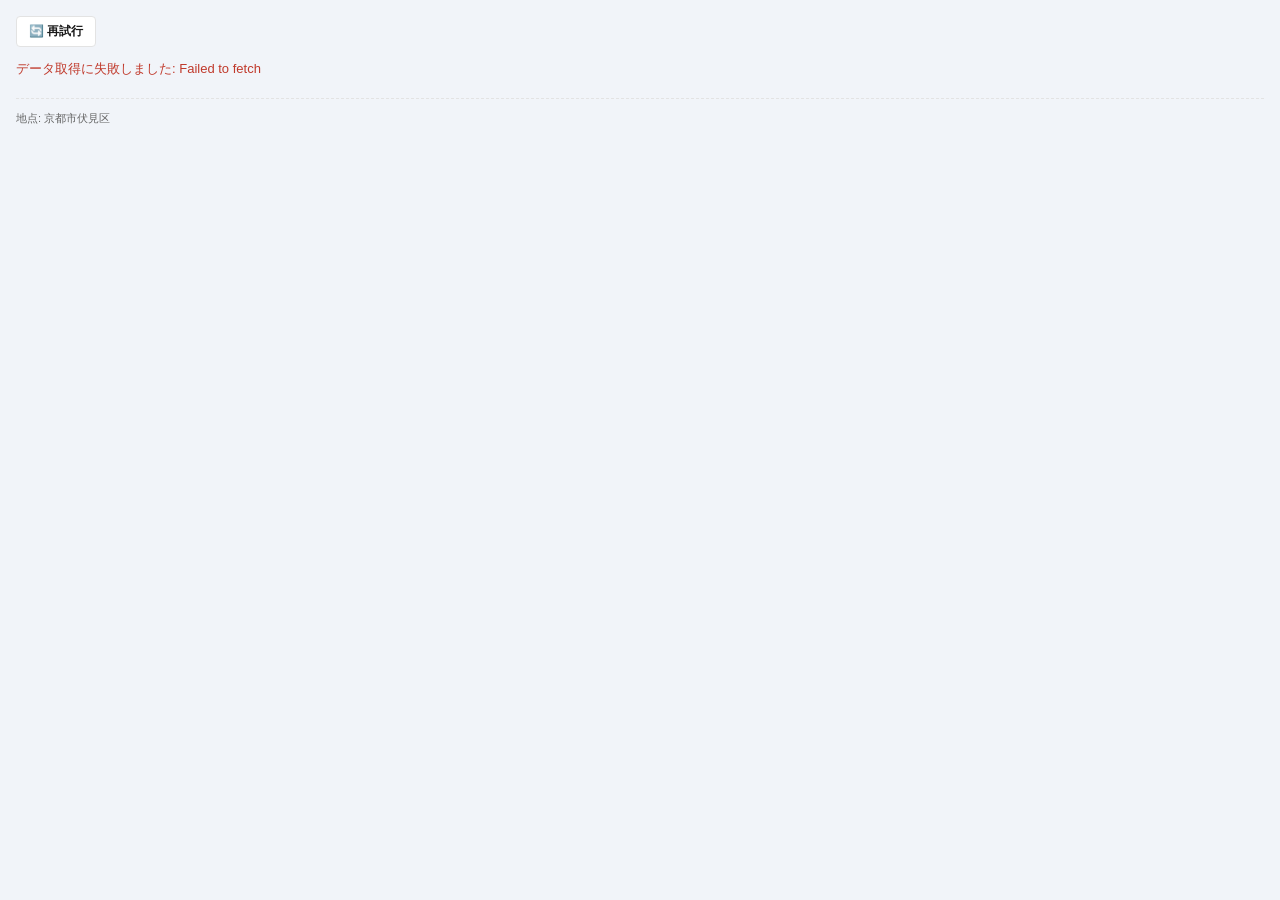
<file: app-WeatherWidget/index.html>
<!-- GitHubPages/app-WeatherWidget/index.html -->

<!DOCTYPE html>
<html lang="ja">

<head>
  <meta charset="UTF-8">
  <title>天気予報ウィジェット</title>
  <style>
    :root {
      --bg: #f1f4f9;
      --fg: #1a1a1a;
      --sub: #666;
      --border: #e3e3e3;
      --accent: #2b6cb0;
      --head-bg: #f5f7fa;
    }

    * {
      box-sizing: border-box;
    }

    body {
      margin: 0;
      padding: 16px;
      font-family: "Hiragino Kaku Gothic ProN", "Yu Gothic", sans-serif;
      background: var(--bg);
      color: var(--fg);
    }

    /* 更新ボタンの配置とスタイル（左上） */
    .top-bar {
      margin-bottom: 8px;
    }

    .reload-btn {
      background: #fff;
      border: 1px solid var(--border);
      border-radius: 4px;
      padding: 6px 12px;
      font-size: 12px;
      font-weight: 600;
      color: var(--fg);
      cursor: pointer;
      transition: background 0.2s, border-color 0.2s;
    }

    .reload-btn:hover {
      background: var(--head-bg);
      border-color: var(--accent);
    }

    .reload-btn:disabled {
      opacity: 0.6;
      cursor: not-allowed;
    }

    h2 {
      font-size: 15px;
      margin: 16px 0 8px;
      padding-left: 8px;
      border-left: 4px solid var(--accent);
    }

    table {
      border-collapse: collapse;
      width: 100%;
      font-size: 12px;
      table-layout: fixed;
    }

    th,
    td {
      border: 1px solid var(--border);
      text-align: center;
      padding: 6px 2px;
      white-space: nowrap;
      overflow: hidden;
    }

    th {
      background: var(--head-bg);
      font-weight: 600;
    }

    td.rowlabel,
    th.rowlabel {
      background: var(--head-bg);
      font-weight: 600;
      width: 60px;
    }

    .icon {
      font-size: 18px;
      display: block;
    }

    .wtext {
      font-size: 10px;
      color: var(--sub);
    }

    /* フッター情報（地名・最終更新日時） */
    .footer-info {
      margin-top: 20px;
      padding-top: 10px;
      border-top: 1px dashed var(--border);
      font-size: 11px;
      color: var(--sub);
    }

    .footer-info div {
      margin-top: 2px;
    }

    .error {
      color: #c0392b;
      font-size: 13px;
    }

    .loading {
      font-size: 13px;
      color: var(--sub);
    }
  </style>
</head>

<body>

  <!-- ==================== 設定ここだけ変えればOK ==================== -->
  <script>
    const CONFIG = {
      placeName: "京都市伏見区",          // 表示用の地名
      latitude: 34.9328,           // 緯度
      longitude: 135.7642,          // 経度
      autoRefreshMinutes: 30,      // 自動更新の間隔（分）。0で自動更新OFF
    };
    const TODAY_HOURS = [0, 3, 6, 12, 15, 18, 21]; // 表示する時刻(今日・明日共通)
  </script>
  <!-- ================================================================ -->

  <!-- 左上の更新ボタン -->
  <div class="top-bar">
    <button id="reloadBtn" class="reload-btn" onclick="fetchWeather()">🔄 更新</button>
  </div>

  <div id="app">
    <p class="loading">読み込み中...</p>
  </div>

  <!-- 最下部の情報（地点名・最終更新日時） -->
  <div class="footer-info">
    <div id="place"></div>
    <div id="updated"></div>
  </div>

  <script>
    const WMO = {
      0: ["☀️", "快晴"], 1: ["🌤️", "晴れ"], 2: ["⛅", "晴れ時々曇り"], 3: ["☁️", "くもり"],
      45: ["🌫️", "霧"], 48: ["🌫️", "霧氷"],
      51: ["🌦️", "小雨"], 53: ["🌦️", "雨"], 55: ["🌧️", "強い雨"],
      56: ["🌧️", "着氷性の雨"], 57: ["🌧️", "着氷性の強い雨"],
      61: ["🌦️", "雨"], 63: ["🌧️", "雨"], 65: ["🌧️", "強い雨"],
      66: ["🌧️", "着氷性の雨"], 67: ["🌧️", "着氷性の強い雨"],
      71: ["🌨️", "雪"], 73: ["🌨️", "雪"], 75: ["❄️", "強い雪"], 77: ["🌨️", "霧雪"],
      80: ["🌦️", "にわか雨"], 81: ["🌧️", "にわか雨"], 82: ["⛈️", "激しいにわか雨"],
      85: ["🌨️", "にわか雪"], 86: ["❄️", "強いにわか雪"],
      95: ["⛈️", "雷雨"], 96: ["⛈️", "雷雨(雹)"], 99: ["⛈️", "激しい雷雨(雹)"]
    };
    function wIcon(code) { return (WMO[code] || ["❔", "不明"])[0]; }
    function wText(code) { return (WMO[code] || ["❔", "不明"])[1]; }

    function fmtDate(dateStr) {
      if (!dateStr) return "";
      const days = ["日", "月", "火", "水", "木", "金", "土"];
      const date = new Date(dateStr.replace(/-/g, "/"));
      const m = String(date.getMonth() + 1).padStart(2, "0");
      const d = String(date.getDate()).padStart(2, "0");
      const w = days[date.getDay()];
      return `${m}/${d} (${w})`;
    }

    async function fetchWeather() {
      const btn = document.getElementById("reloadBtn");
      if (btn) {
        btn.disabled = true;
        btn.textContent = "更新中...";
      }

      const { latitude, longitude, placeName } = CONFIG;
      document.getElementById("place").textContent = "地点: " + placeName;

      const cacheBuster = `&_t=${Date.now()}`;
      const url = `https://api.open-meteo.com/v1/forecast?latitude=${latitude}&longitude=${longitude}` +
        `&hourly=temperature_2m,relative_humidity_2m,precipitation,precipitation_probability,weather_code` +
        `&daily=weather_code,temperature_2m_max,temperature_2m_min,precipitation_probability_max` +
        `&timezone=Asia%2FTokyo&forecast_days=8` + cacheBuster;

      let data;
      try {
        const res = await fetch(url);
        if (!res.ok) throw new Error("HTTP " + res.status);
        data = await res.json();
      } catch (e) {
        document.getElementById("app").innerHTML =
          `<p class="error">データ取得に失敗しました: ${e.message}</p>`;
        if (btn) {
          btn.disabled = false;
          btn.textContent = "🔄 再試行";
        }
        return;
      }

      const h = data.hourly;
      const d = data.daily;

      const byDate = {};
      h.time.forEach((iso, i) => {
        const date = iso.slice(0, 10);
        const hour = new Date(iso).getHours();
        (byDate[date] = byDate[date] || {})[hour] = i;
      });
      const dateKeys = Object.keys(byDate).sort();

      function buildHourlyTable(dateKey, hours) {
        const idxs = hours.map(hr => byDate[dateKey] ? byDate[dateKey][hr] : undefined);
        const row = (label, cells) =>
          `<tr><th class="rowlabel">${label}</th>${cells.join("")}</tr>`;

        const headCells = hours.map(hr => `<th>${hr}時</th>`);
        const weatherCells = idxs.map(i => i === undefined ? "<td>-</td>" :
          `<td><span class="icon">${wIcon(h.weather_code[i])}</span><span class="wtext">${wText(h.weather_code[i])}</span></td>`);
        const tempCells = idxs.map(i => i === undefined ? "<td>-</td>" : `<td>${Math.round(h.temperature_2m[i])}℃</td>`);
        const popCells = idxs.map(i => i === undefined ? "<td>-</td>" : `<td>${h.precipitation_probability[i]}%</td>`);
        const precipCells = idxs.map(i => i === undefined ? "<td>-</td>" : `<td>${h.precipitation[i].toFixed(1)}mm</td>`);
        const humCells = idxs.map(i => i === undefined ? "<td>-</td>" : `<td>${h.relative_humidity_2m[i]}%</td>`);

        return `<table>
      <tr><th class="rowlabel"></th>${headCells.join("")}</tr>
      ${row("天候", weatherCells)}
      ${row("気温", tempCells)}
      ${row("降水確率", popCells)}
      ${row("降水量", precipCells)}
      ${row("湿度", humCells)}
    </table>`;
      }

      function buildWeekTable() {
        const labels = ["明日", "明後日", "明々後日", "4日後", "5日後", "6日後", "7日後"];
        const startIdx = 1;
        const idxs = labels.map((_, i) => startIdx + i).filter(i => i < d.time.length);

        const headCells = idxs.map((di, i) => `<th>${labels[i]}<br><span class="wtext">${fmtDate(d.time[di])}</span></th>`);
        const weatherCells = idxs.map(di => `<td><span class="icon">${wIcon(d.weather_code[di])}</span><span class="wtext">${wText(d.weather_code[di])}</span></td>`);
        const maxCells = idxs.map(di => `<td>${Math.round(d.temperature_2m_max[di])}℃</td>`);
        const minCells = idxs.map(di => `<td>${Math.round(d.temperature_2m_min[di])}℃</td>`);
        const popCells = idxs.map(di => `<td>${d.precipitation_probability_max[di]}%</td>`);

        const row = (label, cells) => `<tr><th class="rowlabel">${label}</th>${cells.join("")}</tr>`;

        return `<table>
      <tr><th class="rowlabel"></th>${headCells.join("")}</tr>
      ${row("天候", weatherCells)}
      ${row("最高気温", maxCells)}
      ${row("最低気温", minCells)}
      ${row("降水確率", popCells)}
    </table>`;
      }

      const todayKey = dateKeys[0];
      const tomorrowKey = dateKeys[1];

      const html = `
    <h2>今日の天気（${fmtDate(todayKey)}）</h2>
    ${buildHourlyTable(todayKey, TODAY_HOURS)}
    <h2>明日の天気（${fmtDate(tomorrowKey)}）</h2>
    ${buildHourlyTable(tomorrowKey, TODAY_HOURS)}
    <h2>今週の天気</h2>
    ${buildWeekTable()}
  `;
      document.getElementById("app").innerHTML = html;
      document.getElementById("updated").textContent =
        "最終更新: " + new Date().toLocaleString("ja-JP");

      if (btn) {
        btn.disabled = false;
        btn.textContent = "🔄 更新";
      }
    }

    fetchWeather();

    if (CONFIG.autoRefreshMinutes > 0) {
      setInterval(fetchWeather, CONFIG.autoRefreshMinutes * 60 * 1000);
    }
  </script>
</body>

</html>
</file>
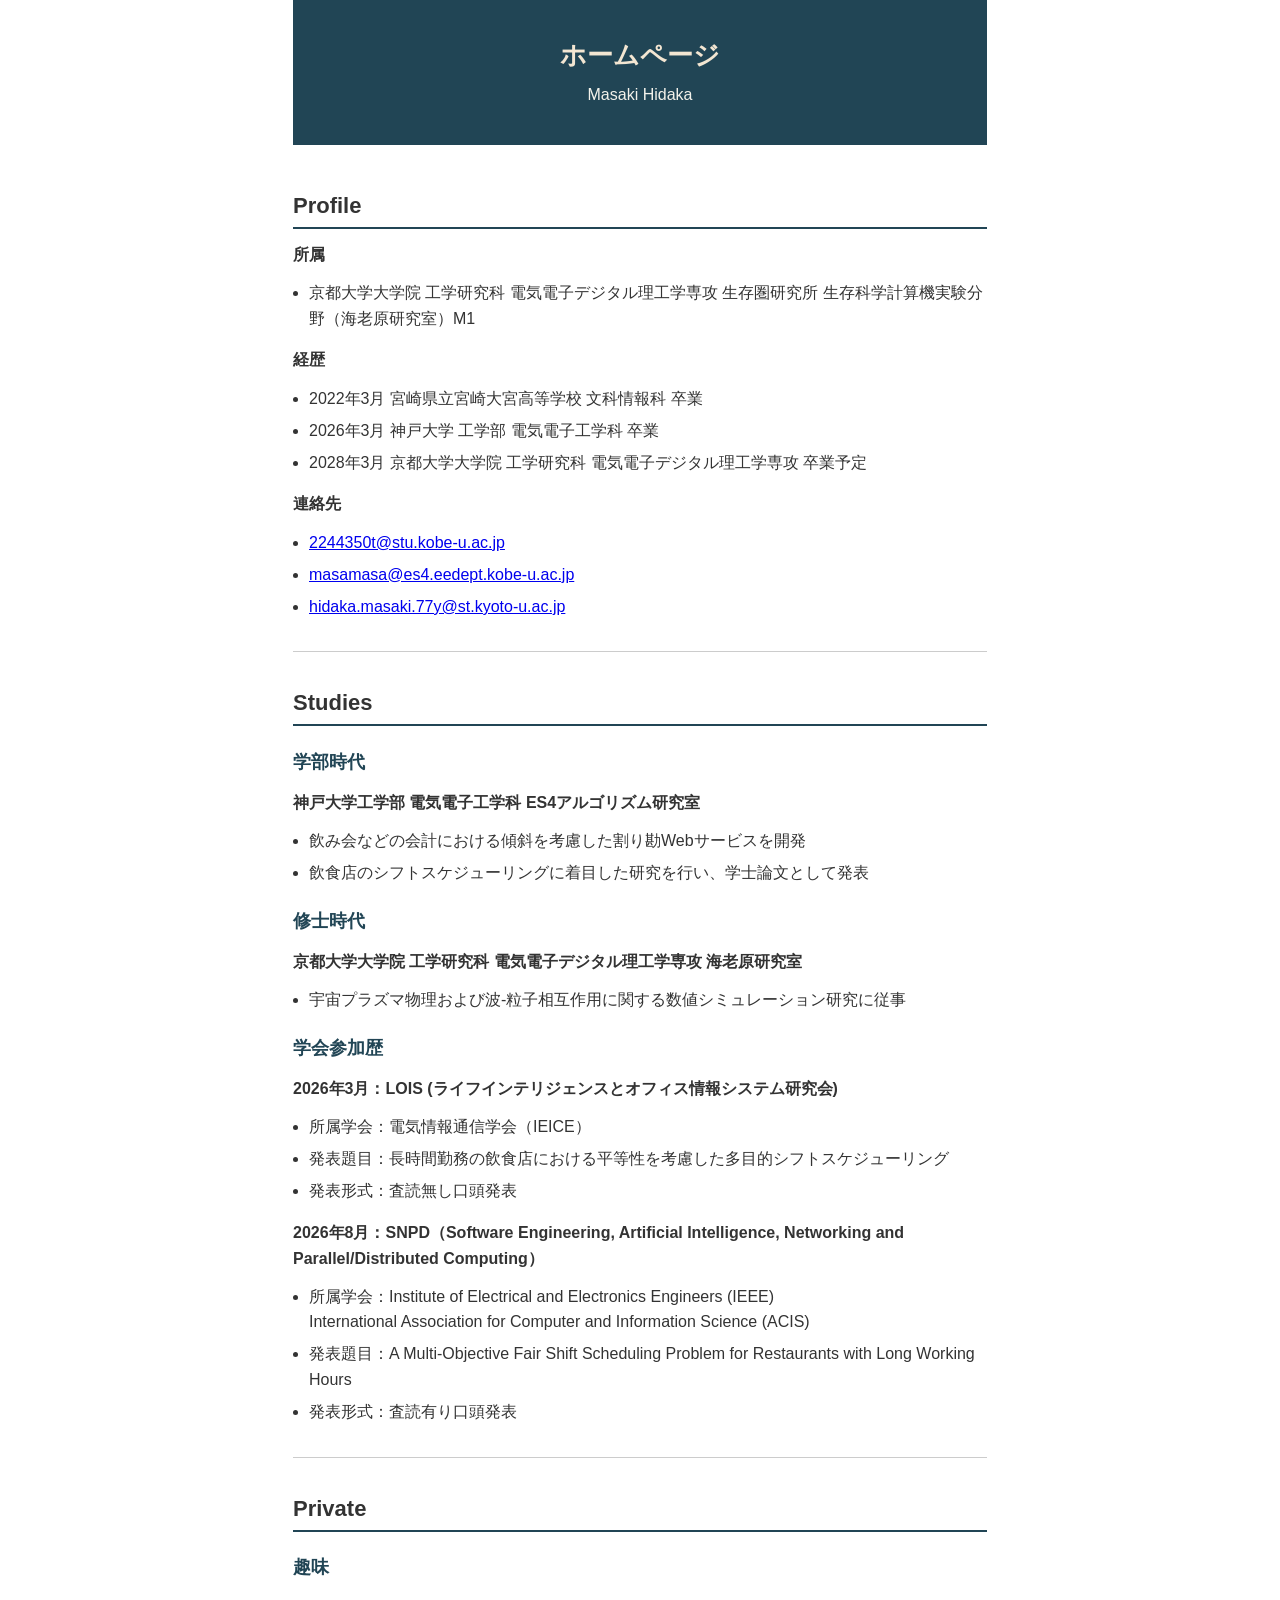
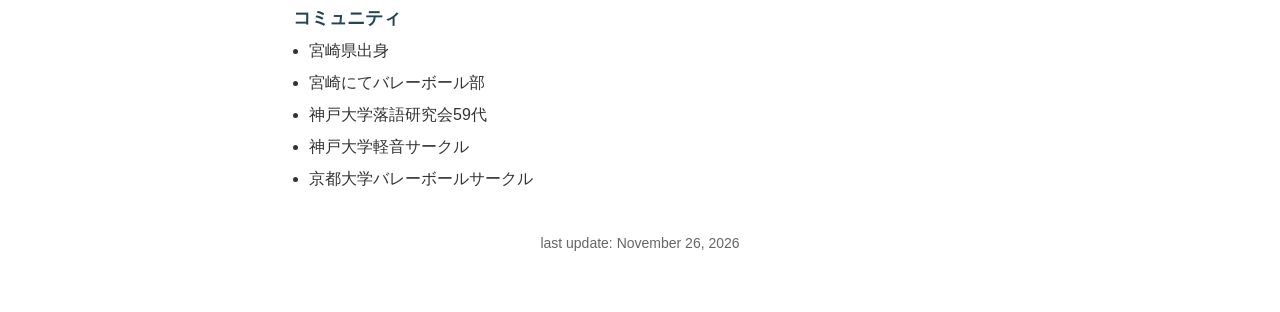
<file: homepage/index.html>
<!-- GitHubPages/a/HomePage/index.html -->

<!DOCTYPE html>
<html lang="ja">

<head>
    <meta charset="UTF-8">
    <meta name="viewport" content="width=device-width, initial-scale=1.0">
    <title>ホームページ</title>
    <link rel="stylesheet" href="index.css">
</head>

<body>

    <header id="header-container">
        <div id="head-inner">
            <h1><a href="#">ホームページ</a></h1>
            <p class="description">Masaki Hidaka</p>
        </div>
    </header>

    <div id="content-wrapper">
        <main id="inner">

            <section>
                <h2>Profile</h2>
                <p><strong>所属</strong></p>
                <ul>
                    <li>京都大学大学院 工学研究科 電気電子デジタル理工学専攻 生存圏研究所 生存科学計算機実験分野（海老原研究室）M1</li>
                </ul>
                <p><strong>経歴</strong></p>
                <ul>
                    <li>2022年3月 宮崎県立宮崎大宮高等学校 文科情報科 卒業</li>
                    <li>2026年3月 神戸大学 工学部 電気電子工学科 卒業</li>
                    <li>2028年3月 京都大学大学院 工学研究科 電気電子デジタル理工学専攻 卒業予定</li>
                </ul>
                <p><strong>連絡先</strong></p>
                <ul>
                    <li><a href="mailto:2244350t@stu.kobe-u.ac.jp">2244350t@stu.kobe-u.ac.jp</a></li>
                    <li><a href="mailto:masamasa@es4.eedept.kobe-u.ac.jp">masamasa@es4.eedept.kobe-u.ac.jp</a></li>
                    <li><a href="mailto:hidaka.masaki.77y@st.kyoto-u.ac.jp">hidaka.masaki.77y@st.kyoto-u.ac.jp</a></li>
                </ul>
            </section>

            <hr>

            <section>
                <h2>Studies</h2>

                <h3>学部時代</h3>
                <p><strong>神戸大学工学部 電気電子工学科 ES4アルゴリズム研究室</strong></p>
                <ul>
                    <li>飲み会などの会計における傾斜を考慮した割り勘Webサービスを開発</li>
                    <li>飲食店のシフトスケジューリングに着目した研究を行い、学士論文として発表</li>
                </ul>

                <h3>修士時代</h3>
                <p><strong>京都大学大学院 工学研究科 電気電子デジタル理工学専攻 海老原研究室</strong></p>
                <ul>
                    <li>宇宙プラズマ物理および波-粒子相互作用に関する数値シミュレーション研究に従事</li>
                </ul>

                <h3>学会参加歴</h3>
                <p><strong>2026年3月：LOIS (ライフインテリジェンスとオフィス情報システム研究会)</strong></p>
                <ul>
                    <li>所属学会：電気情報通信学会（IEICE）</li>
                    <li>発表題目：長時間勤務の飲食店における平等性を考慮した多目的シフトスケジューリング</li>
                    <li>発表形式：査読無し口頭発表</li>
                </ul>
                <p><strong>2026年8月：SNPD（Software Engineering, Artificial Intelligence, Networking and Parallel/Distributed Computing）</strong></p>
                <ul>
                    <li>所属学会：Institute of Electrical and Electronics Engineers (IEEE)<br>International Association for Computer and Information Science (ACIS)</li>
                    <li>発表題目：A Multi-Objective Fair Shift Scheduling Problem for Restaurants with Long Working Hours</li>
                    <li>発表形式：査読有り口頭発表</li>
                </ul>
            </section>

            <hr>

            <section>
                <h2>Private</h2>

                <h3>趣味</h3>

                <h3>コミュニティ</h3>
                <ul>
                    <li>宮崎県出身</li>
                    <li>宮崎にてバレーボール部</li>
                    <li>神戸大学落語研究会59代</li>
                    <li>神戸大学軽音サークル</li>
                    <li>京都大学バレーボールサークル</li>
                </ul>
            </section>

        </main>
    </div>

    <footer>
        <p>last update: November 26, 2026</p>
    </footer>

</body>

</html>
</file>
<file: homepage/index.css>
/* GitHubPages/a/HomePage/index.css */

@charset "UTF-8";

body {
    margin: 0;
    padding: 0;
    font-family: "游ゴシック Medium", "ヒラギノ角ゴ Pro", "Hiragino Kaku Gothic Pro", "メイリオ", "Meiryo", sans-serif;
    line-height: 1.6;
    font-size: 16px;
    color: #333;
}

#header-container {
    margin: 0 auto;
    width: 694px;
    background-color: #214555;
}

#head-inner {
	text-align: center;
    padding: 25px 0;
}

h1 {
    font-size: 26px;
    font-weight: bold;
    padding: 10px 0 0 0;
    margin: 0;
}

h1 a {
    font-weight: bold;
    color: #f3e6d2;
    text-decoration: none;
}

h1 a:hover {
    color: #e8f3f9;
}

.description {
    line-height: 1.2;
    color: #f3f2eb;
    margin: 0.5em 0 1em 0;
}

h2 {
    font-size: 22px;
    margin: 1.5em 0 0.5em 0;
    padding-bottom: 4px;
    border-bottom: 2px solid #214555;
}

h3 {
    font-size: 18px;
    margin: 1.2em 0 0.3em 0;
    color: #214555;
}

#content-wrapper {
    margin: 0 auto;
    width: 694px;
}

#inner {
    padding: 10px 0 0 0;
}

section {
    margin-bottom: 20px;
}

ul {
    margin: 0 0 1em 1em;
    padding: 0;
}

li {
    list-style: disc;
    margin-bottom: 0.4em;
}

p {
    margin: 0.8em 0;
}

hr {
    border: none;
    border-top: 1px solid #ccc;
    margin: 2em 0;
}

footer {
    font-size: 14px;
    height: 80px;
    text-align: center;
    color: #666;
    margin-top: 40px;
}

@media screen and (max-width: 767px) {
    #header-container,
    #content-wrapper {
        width: 100%;
    }

    #head-inner,
    #inner {
        padding-left: 15px;
        padding-right: 15px;
    }

    h1 {
        font-size: 20px;
    }

    h2 {
        font-size: 18px;
    }

    h3 {
        font-size: 16px;
    }
}
</file>
